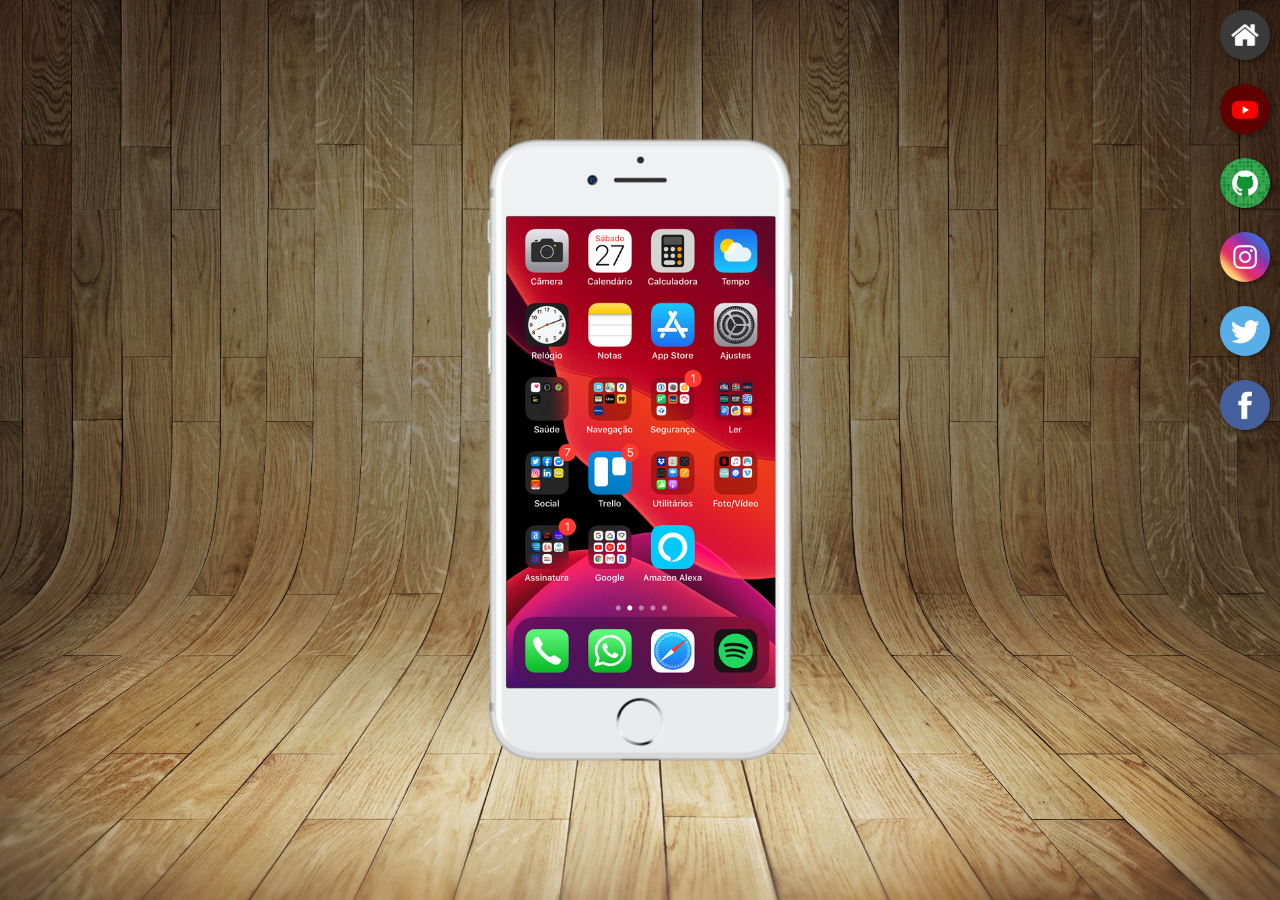
<file: index.html>
<!DOCTYPE html>
<html lang="ptbr">
<head>
    <meta charset="UTF-8">
    <meta name="viewport" content="width=device-width, initial-scale=1.0">
    <link rel="shortcut icon" href="favicon.ico" type="image/x-icon">
    <link rel="stylesheet" href="estilos/style.css">
    <title>Projeto Redes Sociais</title>
</head>
<body>
    <main>
        <section id="telefone">
            <iframe src="home.html" name="tela" id="tela" frameborder="0">
                Desculpe. Seu navegador não é compatível com esse recurso.
            </iframe>
        </section>
        <section id="redes-sociais">
            <a href="home.html" target="tela"><img src="imagens/logo-home.jpg" alt="Home"></a><br>
            <a href="youtube.html" target="tela"><img src="imagens/logo-youtube.jpg" alt="Youtube"></a><br>
            <a href="github.html" target="tela"><img src="imagens/logo-github.jpg" alt="Github"></a><br>
            <a href="#" target="tela"><img src="imagens/logo-instagram.jpg" alt="Instagram"></a><br>
            <a href="#" target="tela"><img src="imagens/logo-twitter.jpg" alt="Twitter"></a><br>
            <a href="#" target="tela"><img src="imagens/logo-facebook.jpg" alt="facebook"></a>
        </section>
    </main>
</body>
</html>
</file>
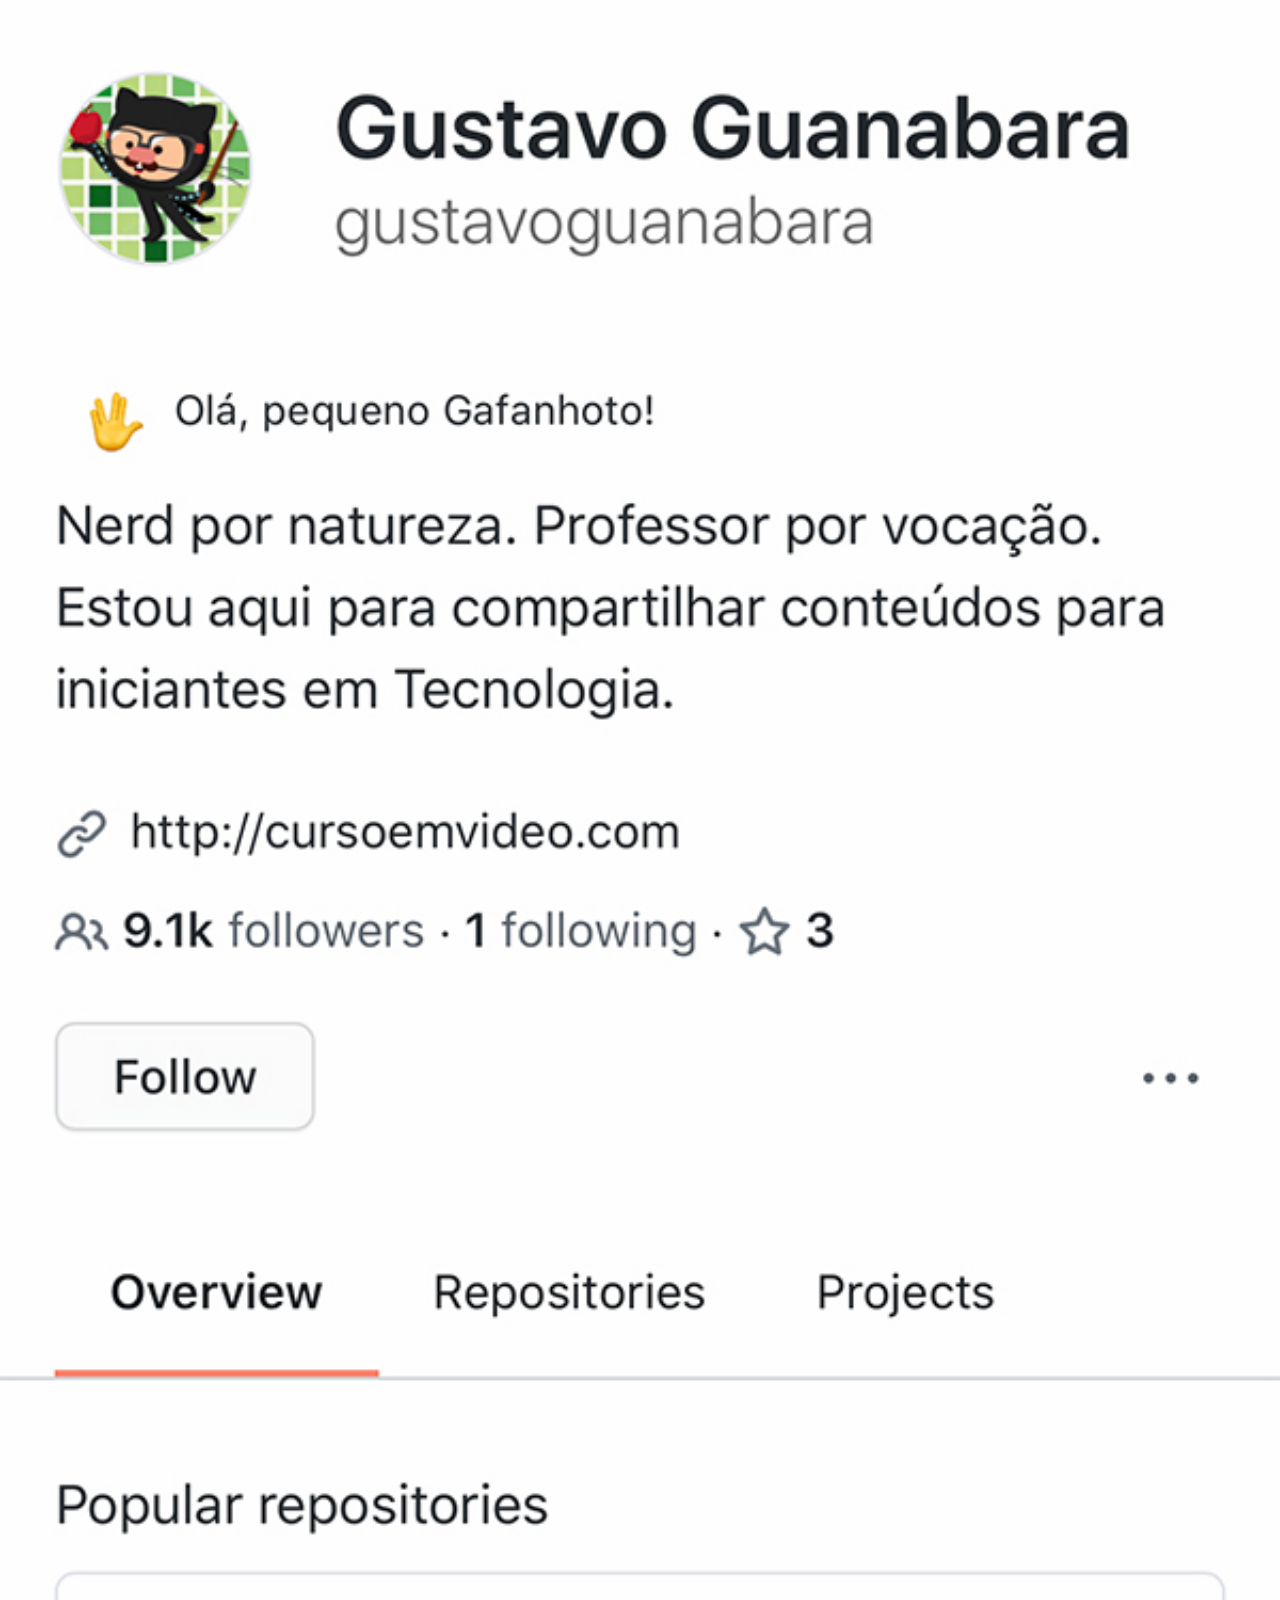
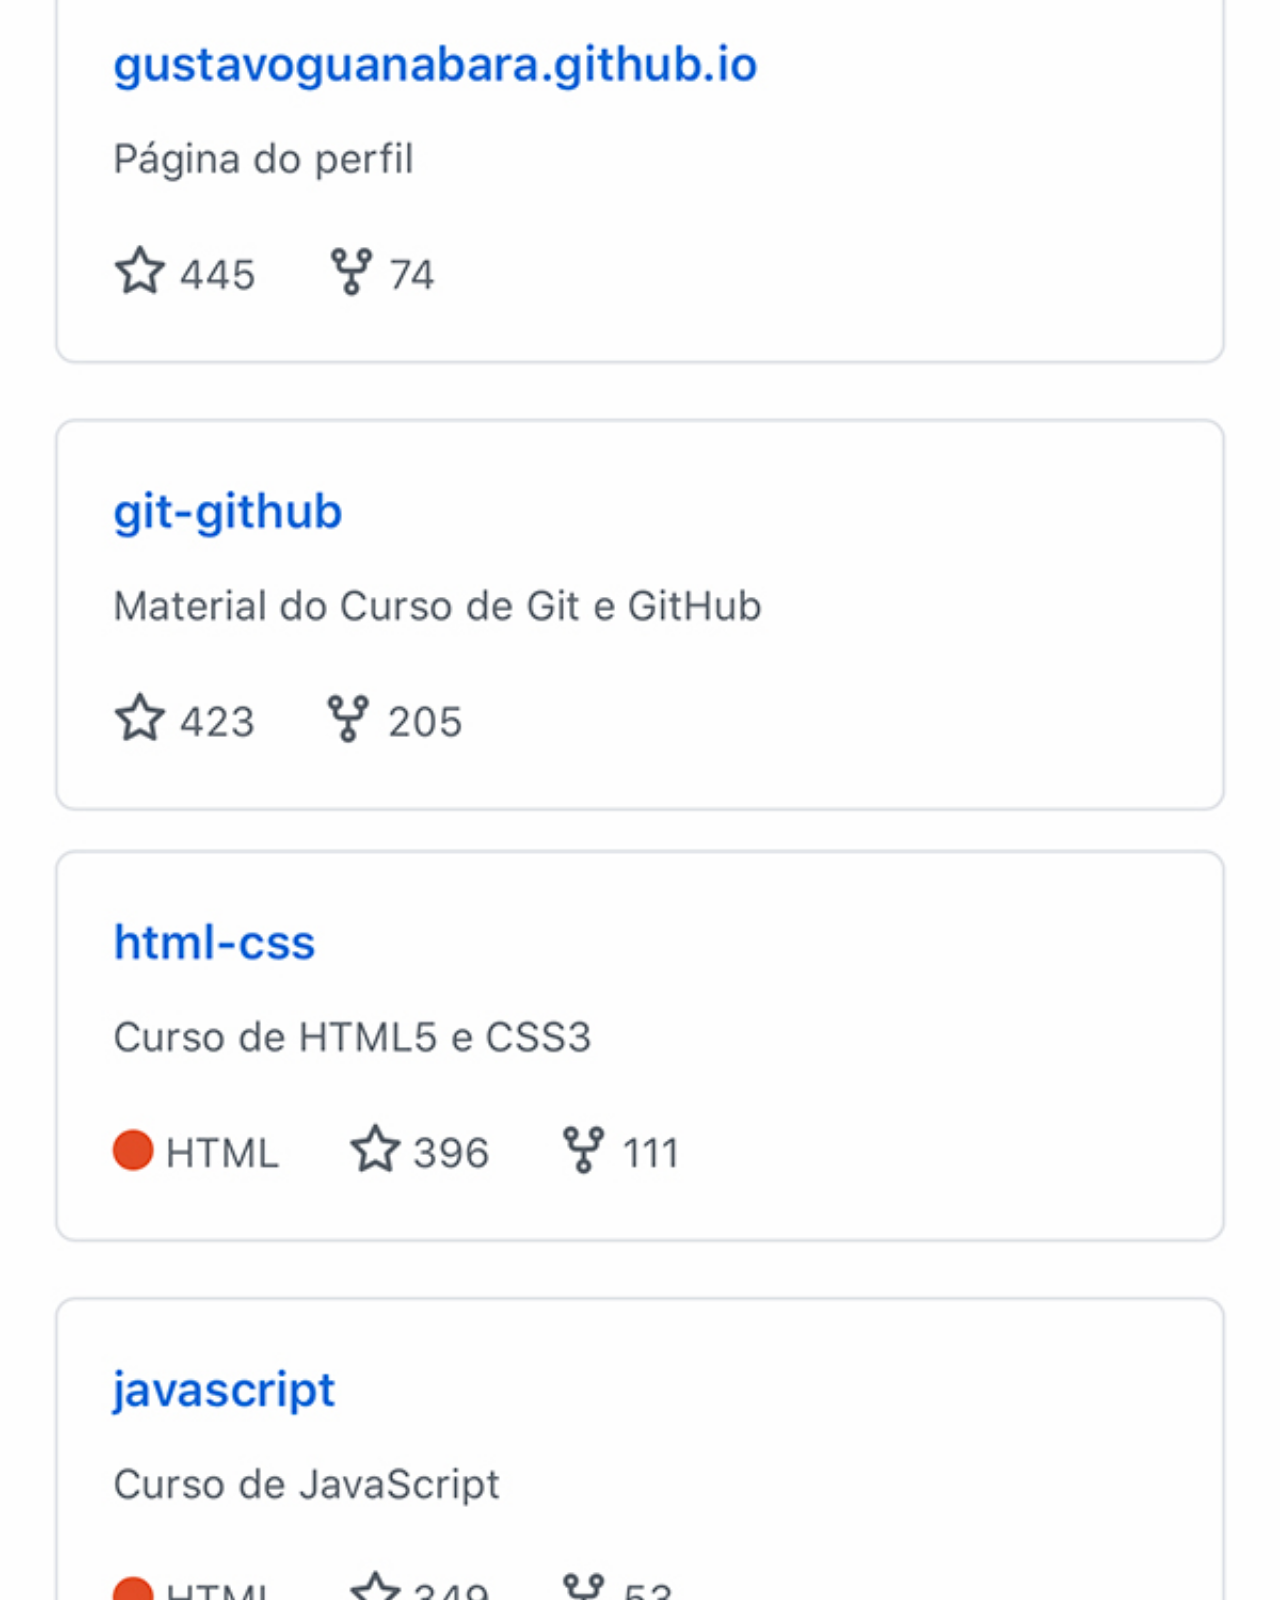
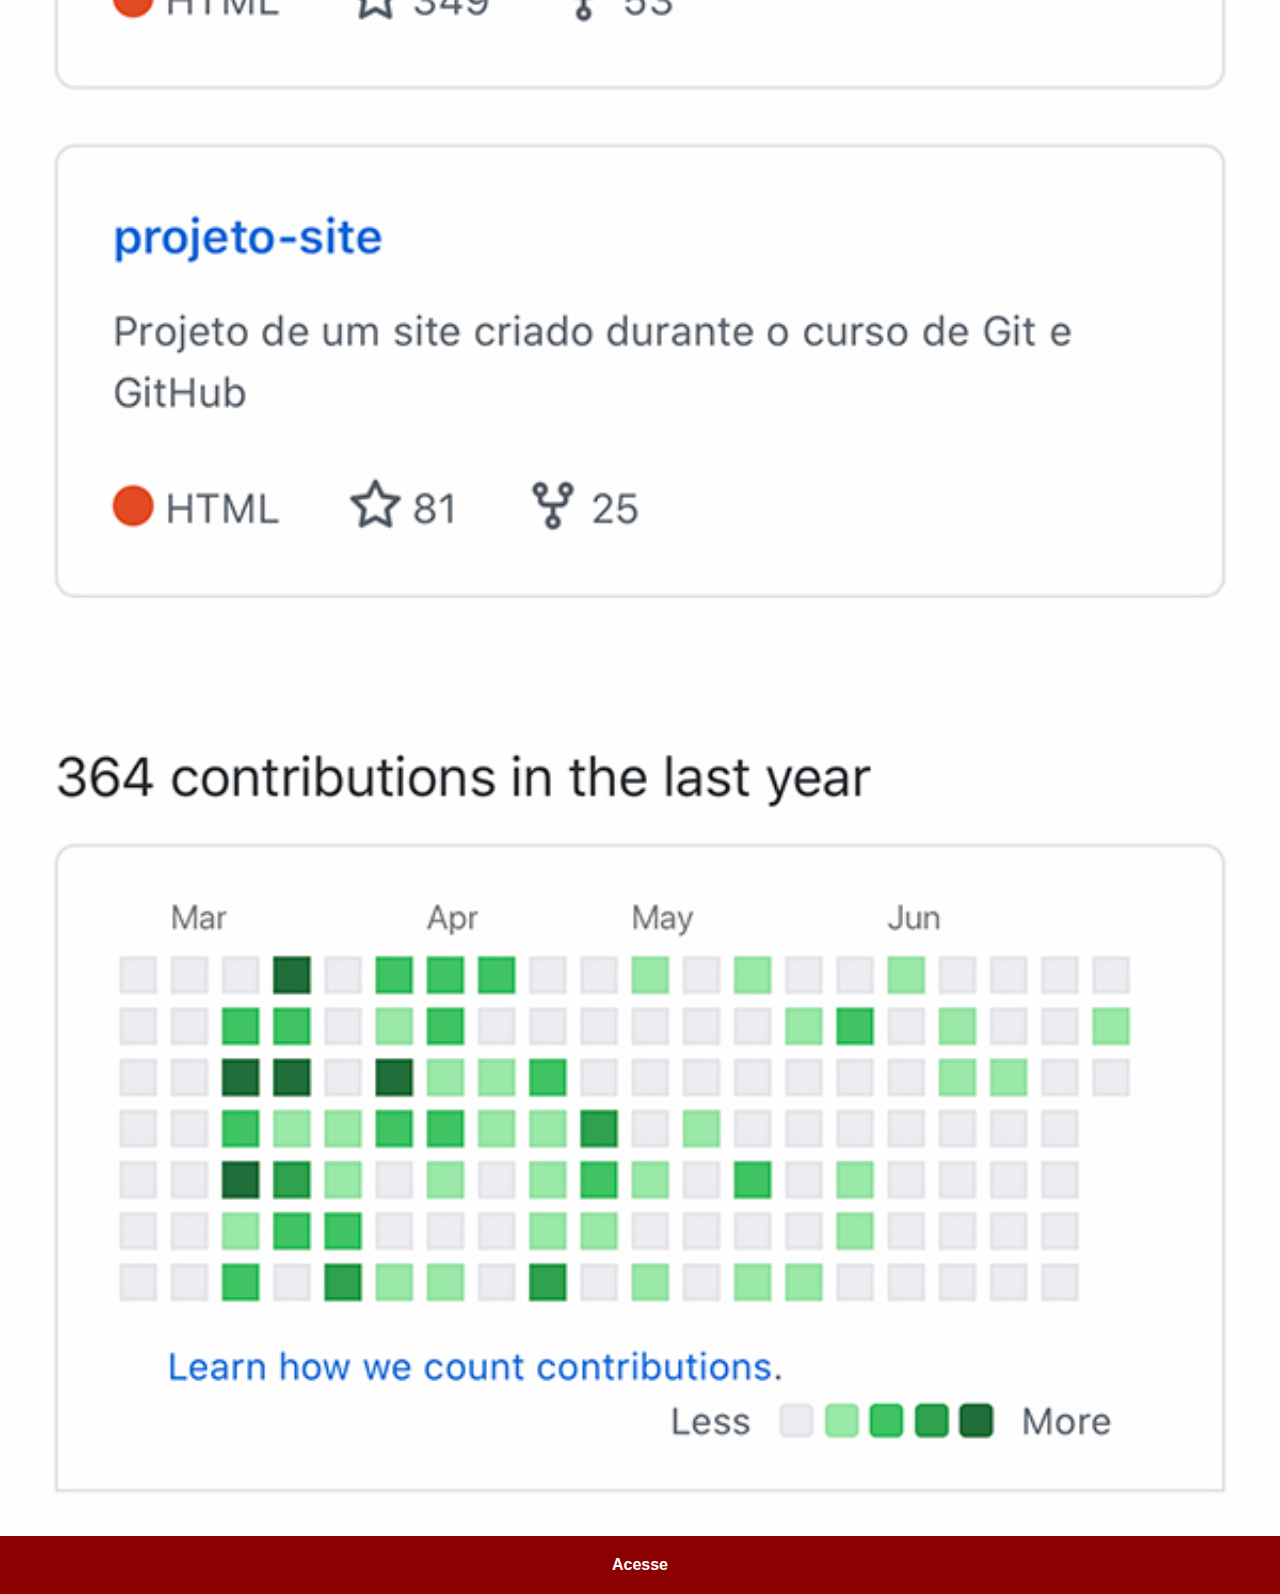
<file: github.html>
<!DOCTYPE html>
<html lang="pt-br">
<head>
    <meta charset="UTF-8">
    <meta name="viewport" content="width=device-width, initial-scale=1.0">
    <title>Github</title>
    <link rel="stylesheet" href="estilos/social.css">
</head>
<body>
    <img src="imagens/tela-github.jpg" alt="Github">
    <a href="https://github.com/ATCo-alexandre" target="_blank">Acesse</a>
</body>
</html>
</file>
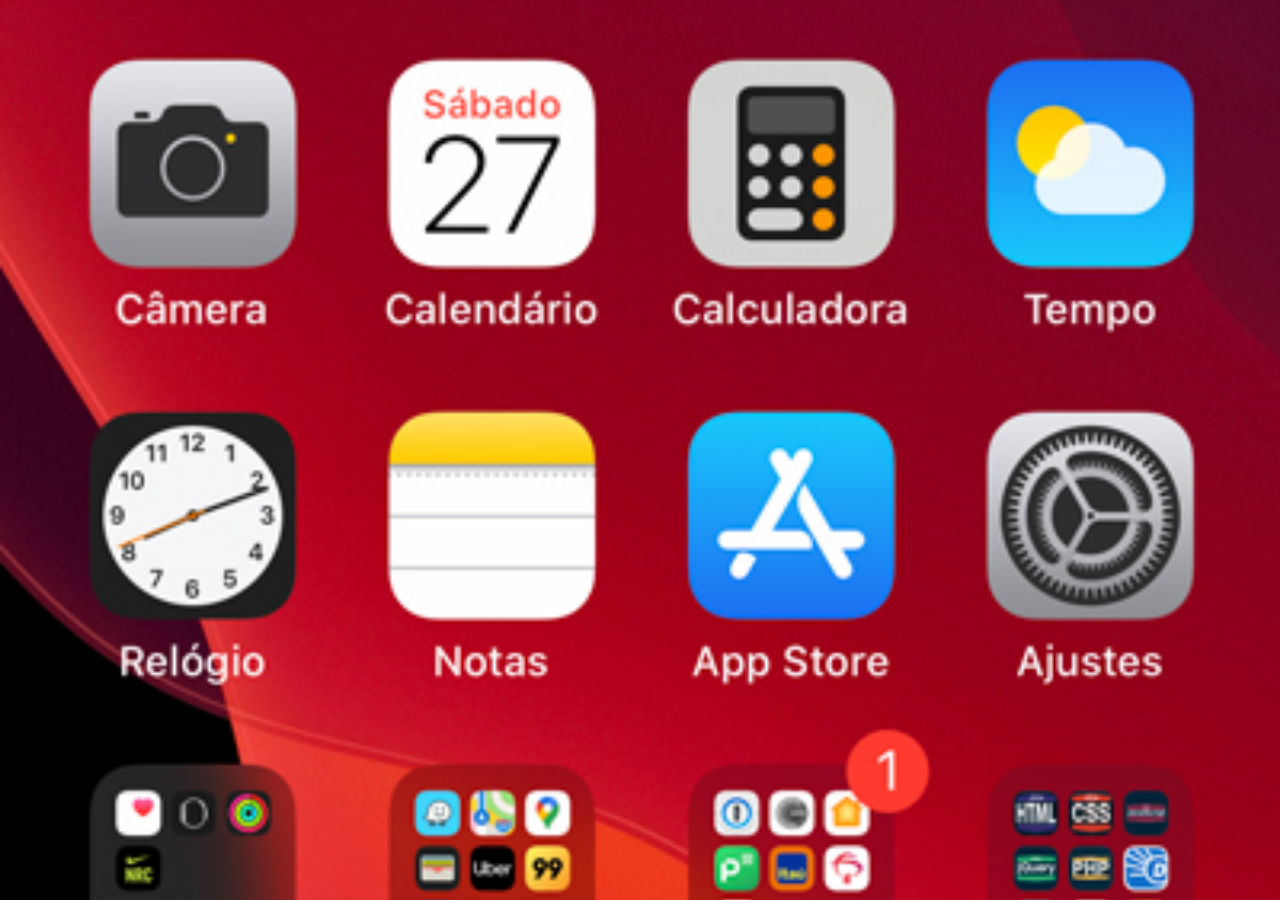
<file: home.html>
<!DOCTYPE html>
<html lang="pt-br">
<head>
    <meta charset="UTF-8">
    <meta name="viewport" content="width=device-width, initial-scale=1.0">
    <title>Home</title>
</head>
<style>
    * {
        margin: 0px;
        padding: 0px;
    }

    body {
        width: 100vw;
        height: 100vh;
        background: black url("imagens/tela-home.jpg") no-repeat top center;
        background-size: cover;
    }
</style>
<body>
    
</body>
</html>
</file>
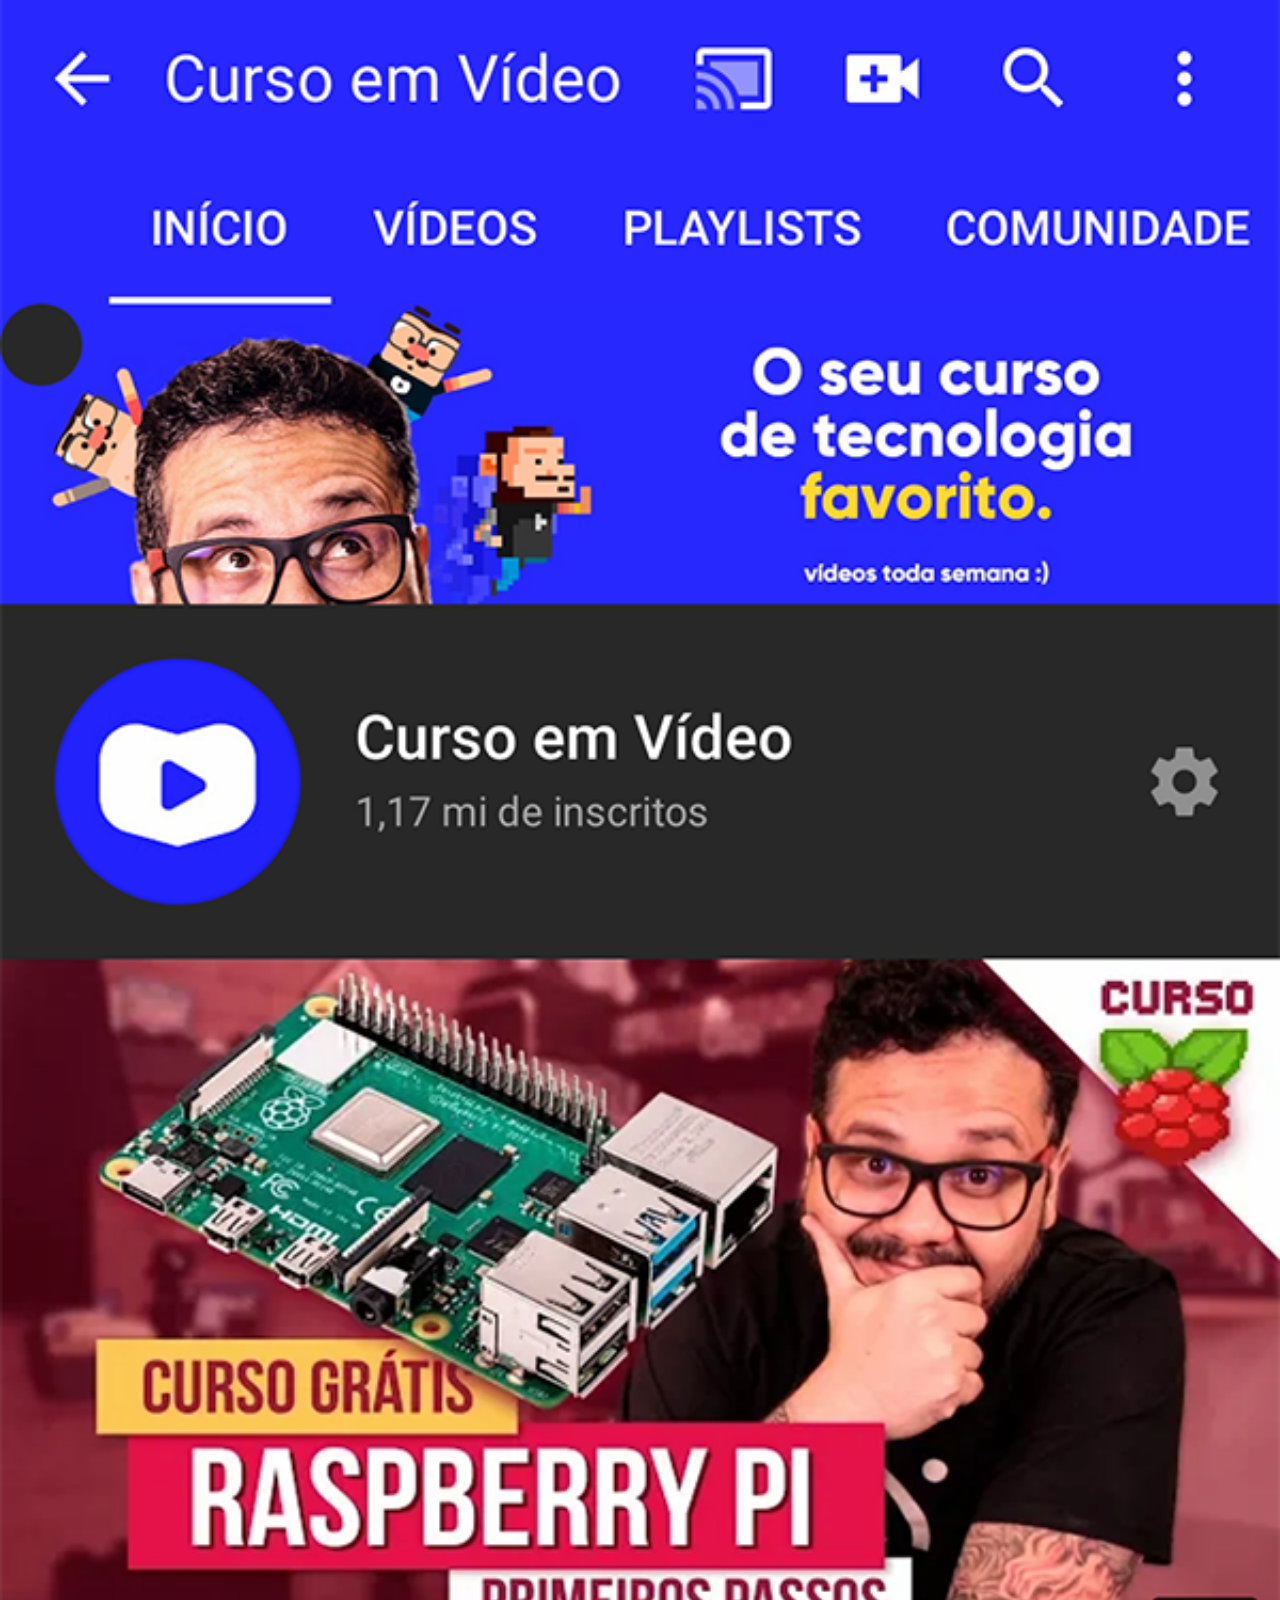
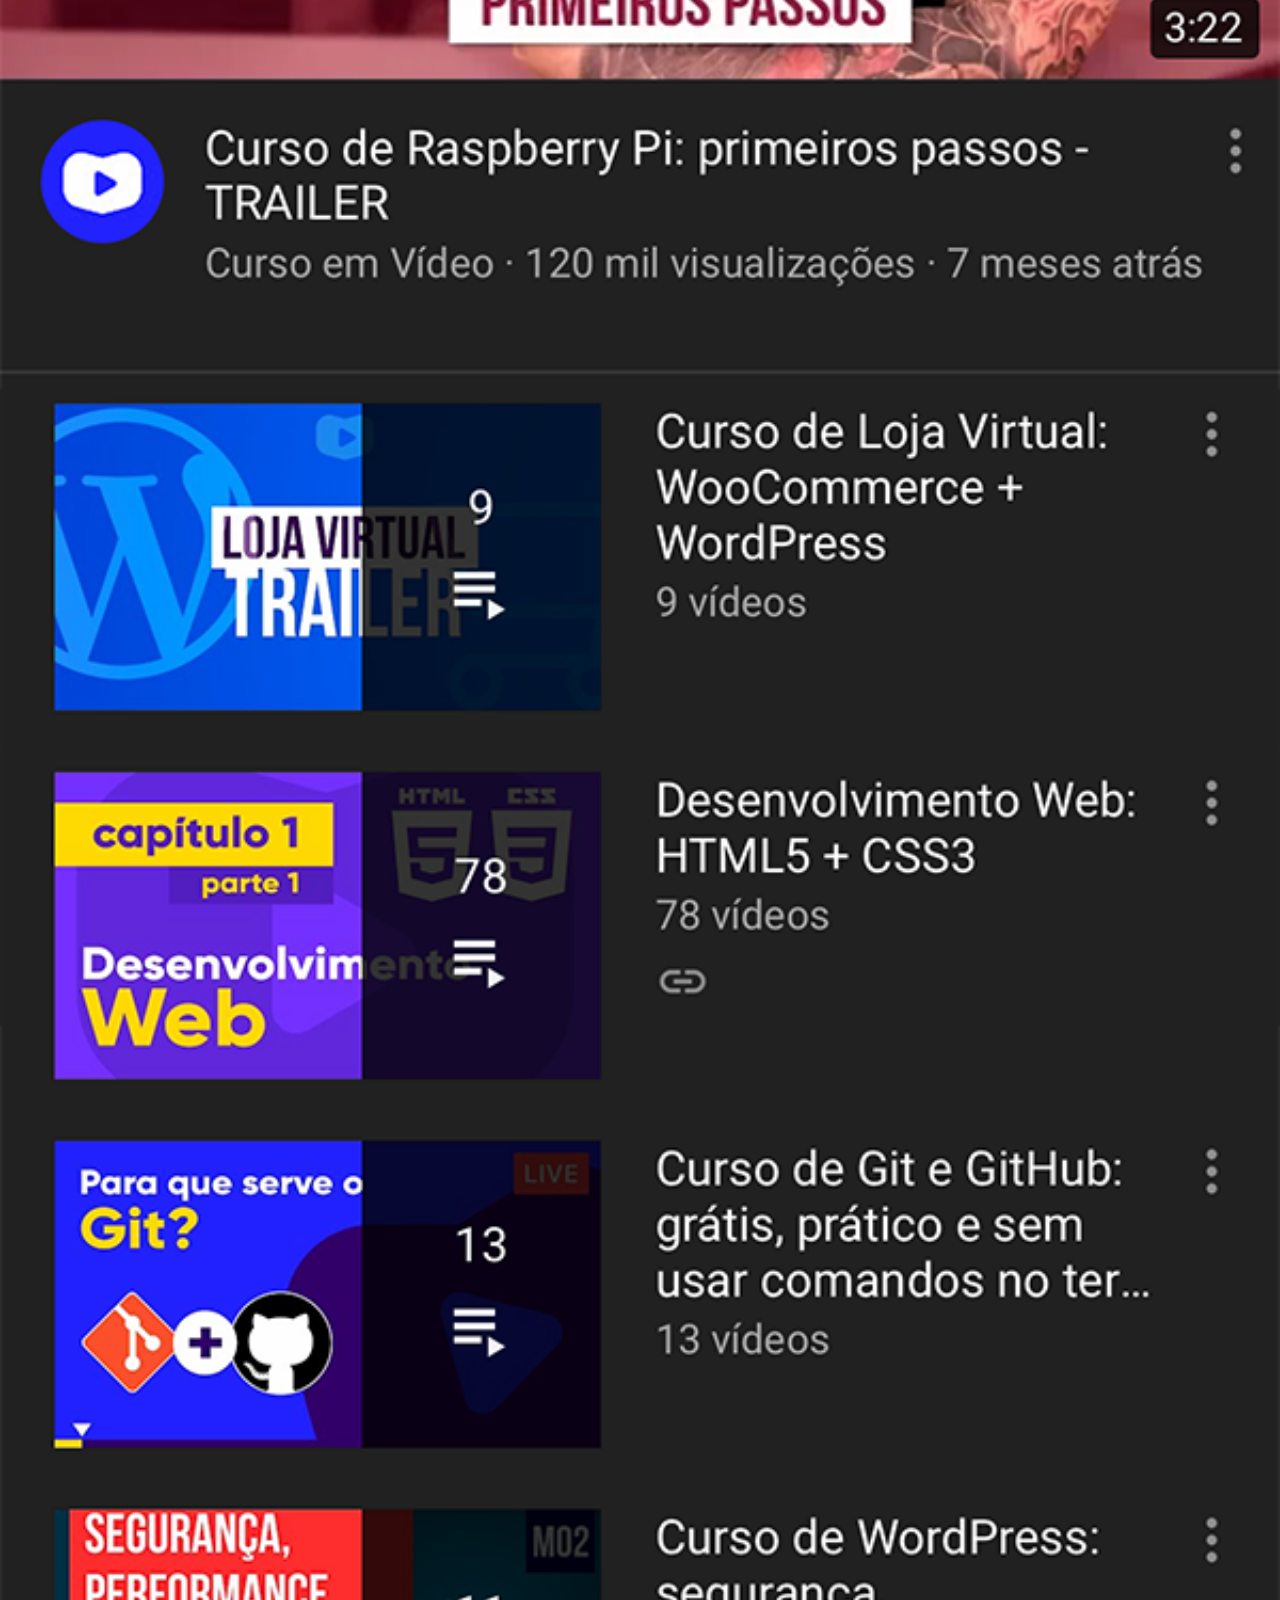
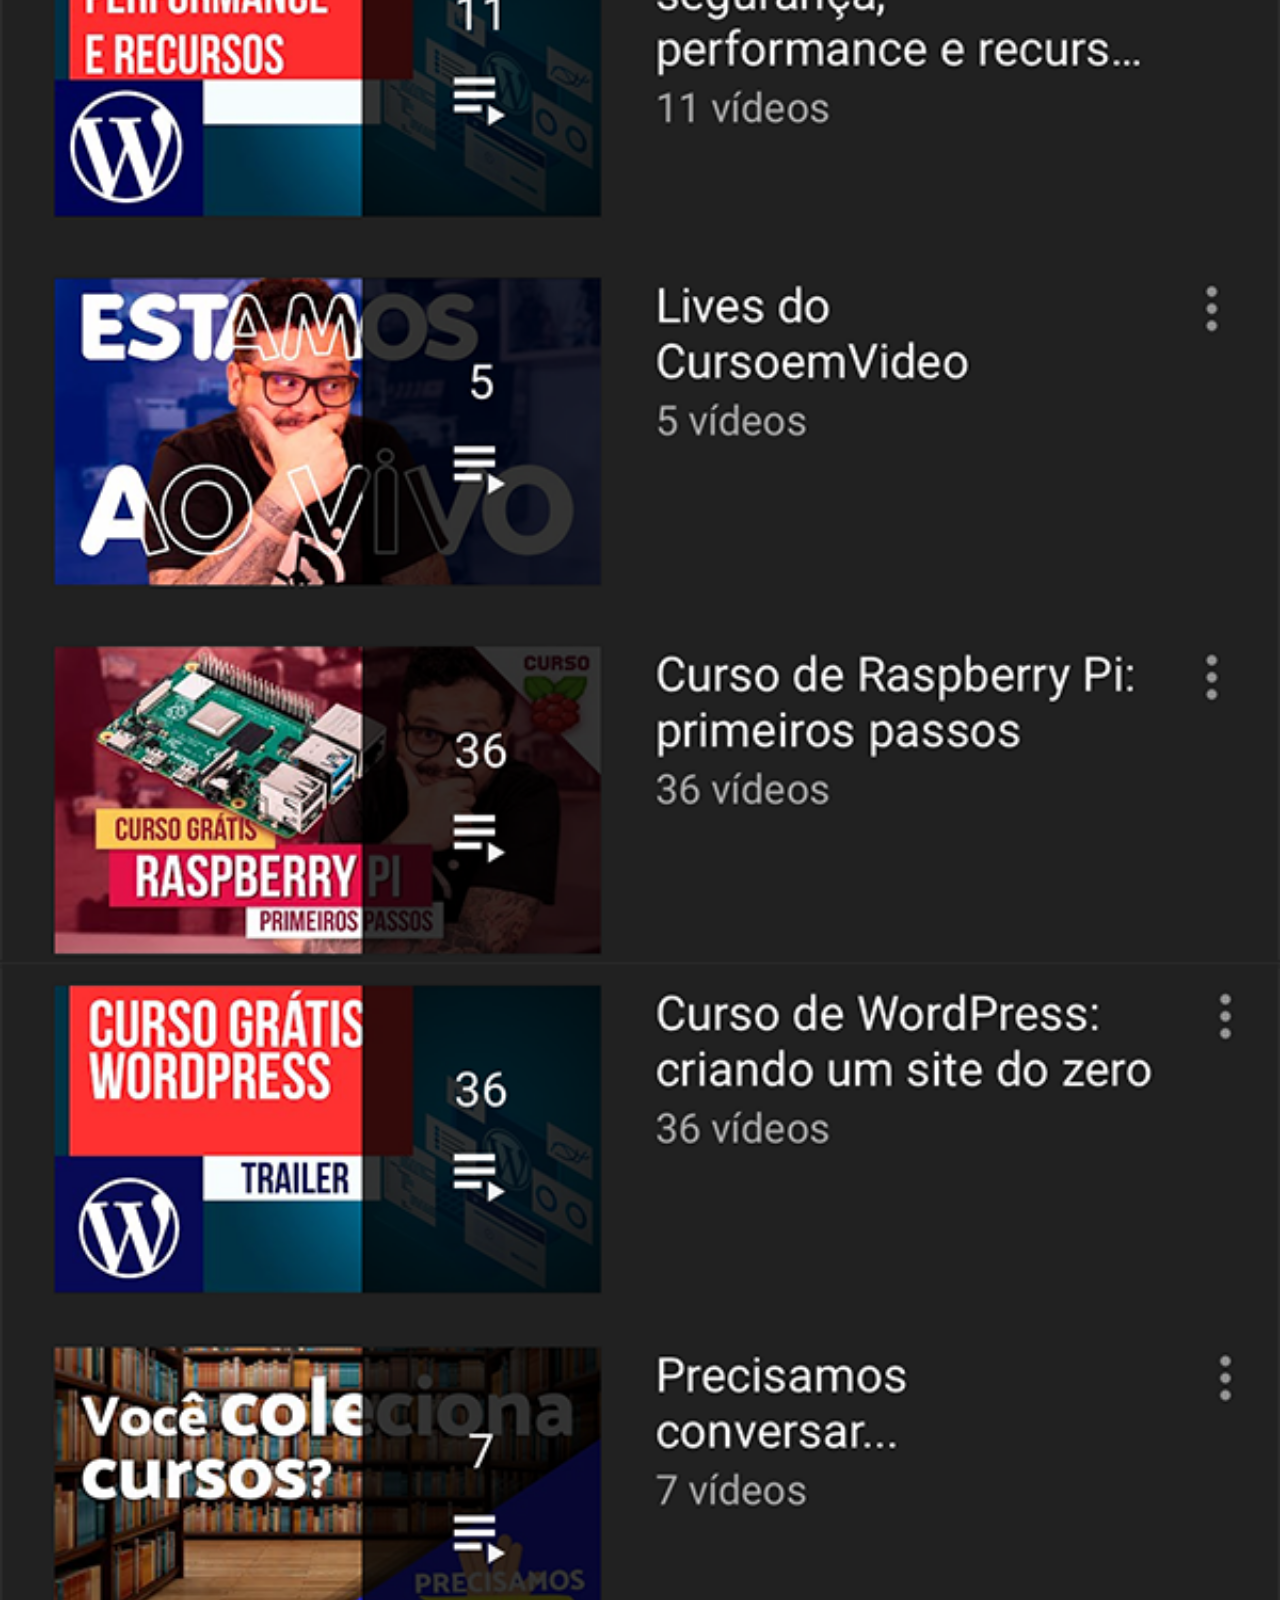
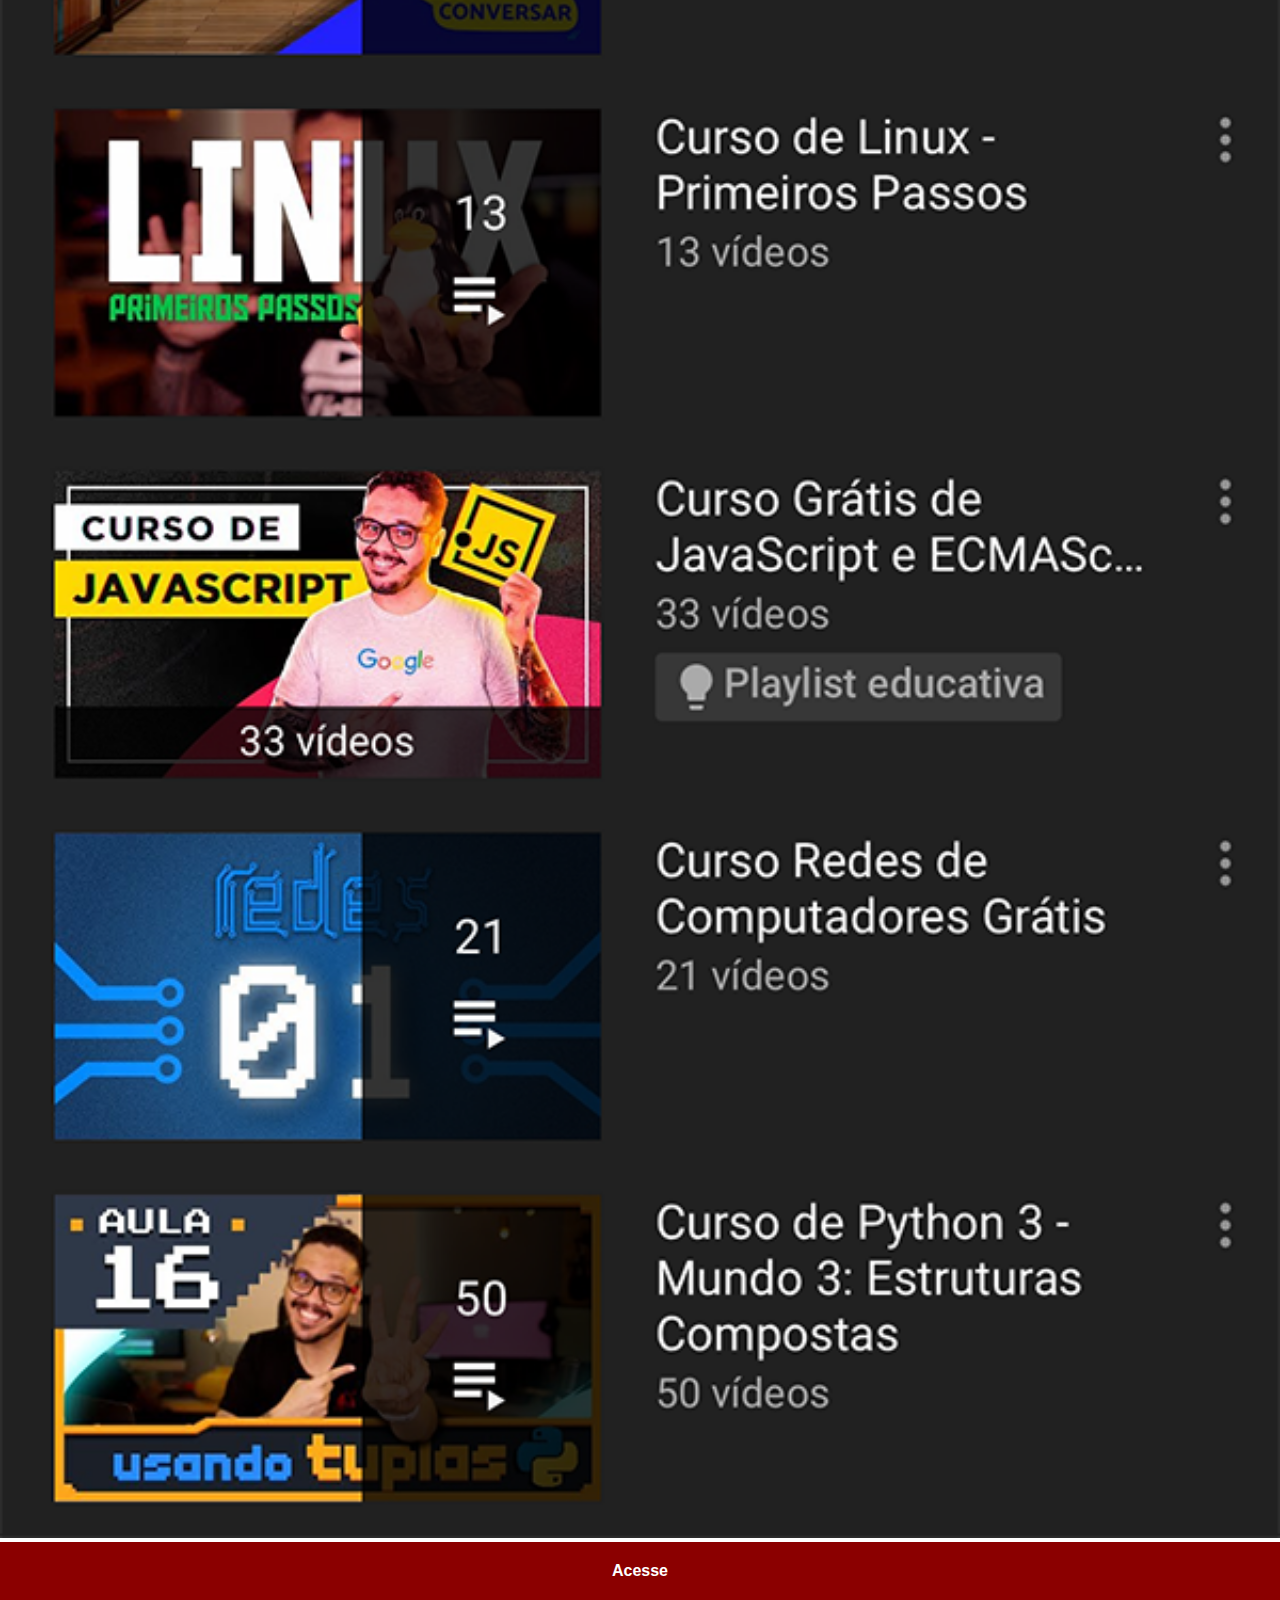
<file: youtube.html>
<!DOCTYPE html>
<html lang="pt-br">
<head>
    <meta charset="UTF-8">
    <meta name="viewport" content="width=device-width, initial-scale=1.0">
    <title>Youtube</title>
    <link rel="stylesheet" href="estilos/social.css">
</head>
<body>
    <img src="imagens/tela-youtube.png" alt="Youtube">
    <a href="https://www.youtube.com/c/CursoemV%C3%ADdeo/playlists" target="_blank">Acesse</a>
</body>
</html>
</file>
<file: estilos/style.css>
@charset "UTF-8";

* {
    margin: 0px;
    padding: 0px;
    font-family: 'Lucida Sans', 'Lucida Sans Regular', 'Lucida Grande', 'Lucida Sans Unicode', Geneva, Verdana, sans-serif;
}

html, body {
    height: 100vh;
    width: 100vw;
    background-color: blue;
}

body {
    background: url("../imagens/fundo-madeira.jpg") no-repeat top center;
    background-size: cover;
    background-attachment: fixed;
}

main {
    position: relative;
    height: 100vh;
}

section#telefone {
    position: absolute;
    top: 50%;
    left: 50%;
    transform: translate(-50%, -50%);
    height: 627px;
    width: 311px;
    background: url("../imagens/frame-iphone.png") no-repeat;
}

iframe#tela {
    position: relative;
    top: 80px;
    left: 22px;
    width: 269px;
    height: 471px;
}

section#redes-sociais {
    text-align: right;
}

section#redes-sociais img {
    width: 50px;
    margin: 10px;
    border-radius: 50%;
    box-shadow: 2px 2px 5px rgba(0, 0, 0, 0.400);
    box-sizing: border-box;
}

section#redes-sociais img:hover {
    border: 2px solid rgba(255, 255, 255, 0.640);
    transform: translate(-5px, -5px);
    box-shadow: 5px 5px 10px rgba(0, 0, 0, 0.640);
    transition: transform 0.3s, border 0.4s;
}
</file>
<file: estilos/social.css>
@charset "UTF-8";

* {
    margin: 0px;
    padding: 0px;
    font-family: 'Lucida Sans', 'Lucida Sans Regular', 'Lucida Grande', 'Lucida Sans Unicode', Geneva, Verdana, sans-serif;
}

::-webkit-scrollbar {
    width: 0px;
    height: 0px;
}

img {
    width: 100vw;
}

a {
    display: block;
    background-color: darkred;
    color: white;
    padding: 20px;
    text-align: center;
    font-weight: bolder;
    text-decoration: none;
}

a:hover {
    background-color: red;
}
</file>
